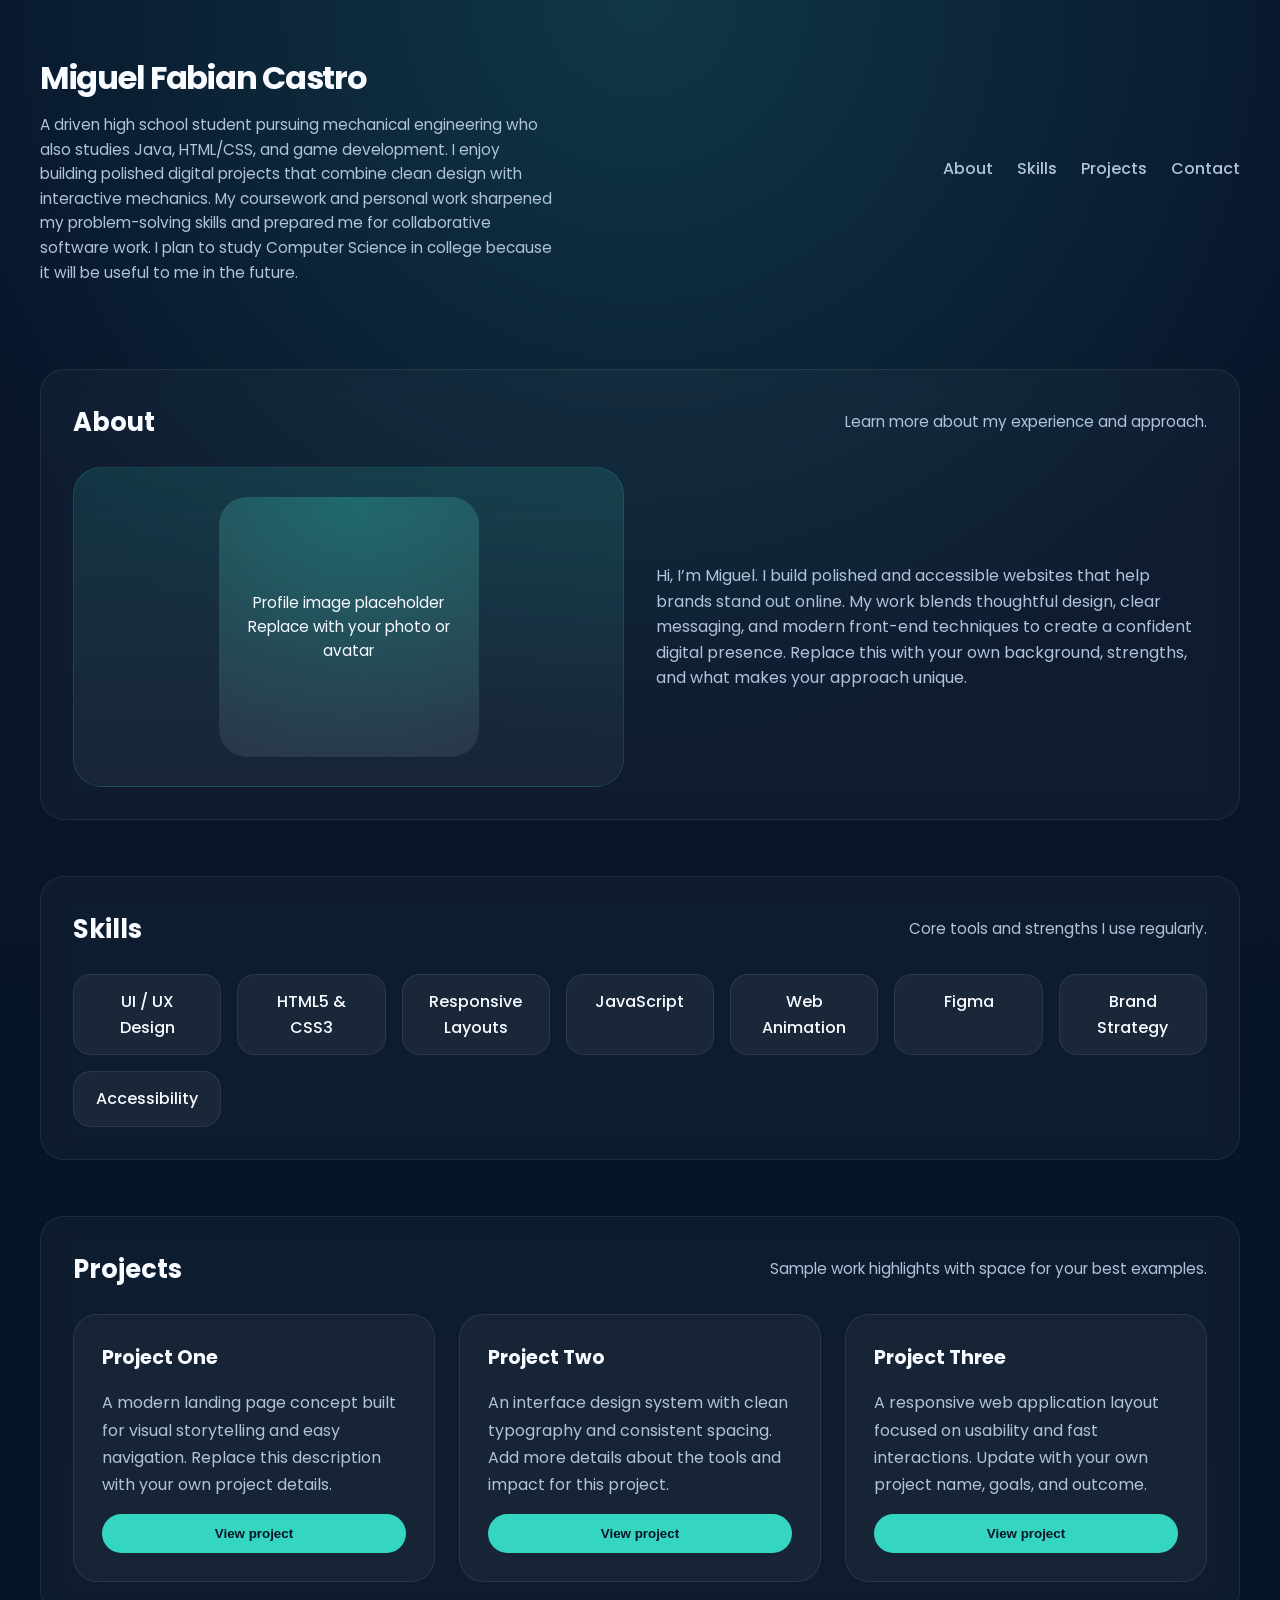
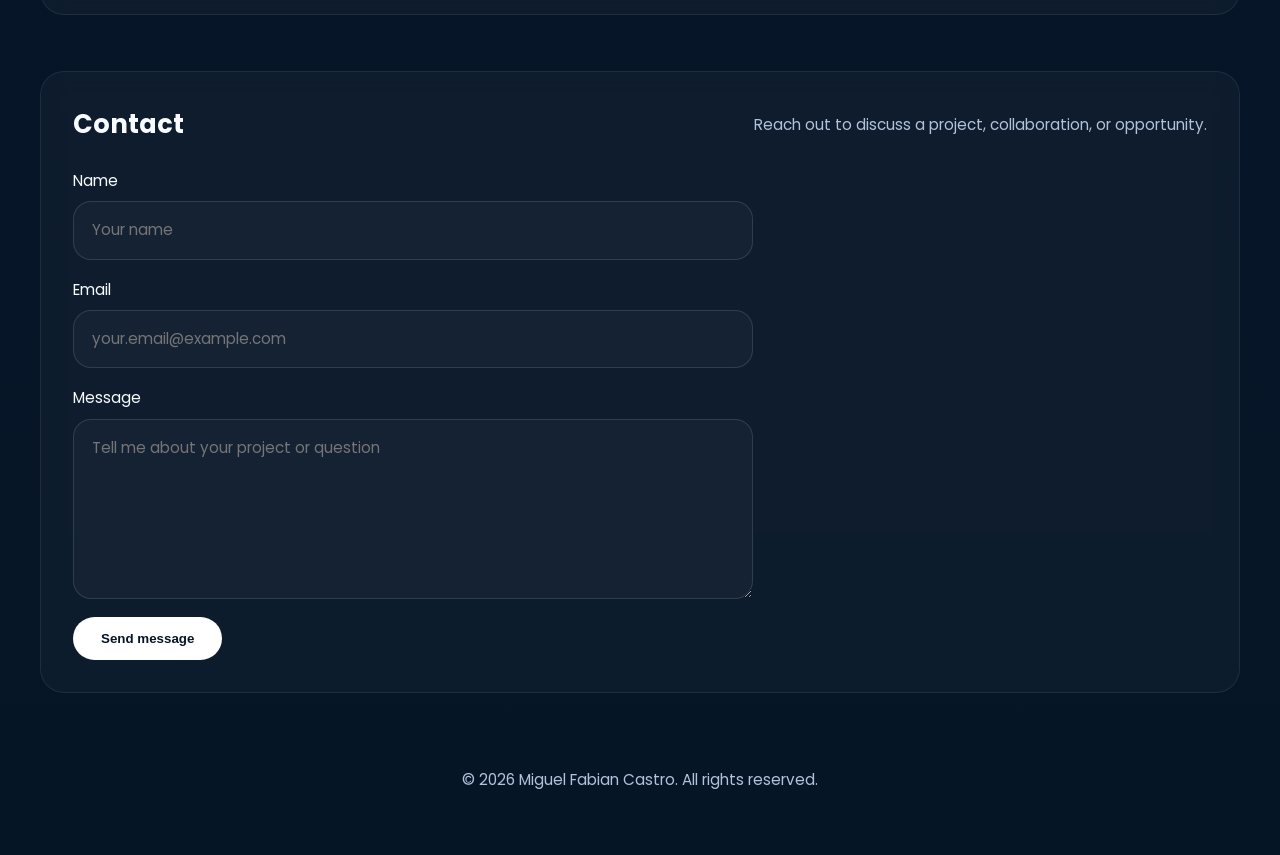
<file: index.html>
<!DOCTYPE html>
<html lang="en">
<head>
  <meta charset="UTF-8">
  <meta name="viewport" content="width=device-width, initial-scale=1.0">
  <title>Miguel Fabian Castro | Portfolio</title>
  <link rel="preconnect" href="https://fonts.googleapis.com">
  <link rel="preconnect" href="https://fonts.gstatic.com" crossorigin>
  <link href="https://fonts.googleapis.com/css2?family=Poppins:wght@300;400;500;600;700&display=swap" rel="stylesheet">
  <link rel="stylesheet" href="styles.css">
</head>
<body>
  <div class="page">
    <header>
      <div class="brand">
        <h1>Miguel Fabian Castro</h1>
        <p>A driven high school student pursuing mechanical engineering who also studies Java, HTML/CSS, and game development. I enjoy building polished digital projects that combine clean design with interactive mechanics. My coursework and personal work sharpened my problem-solving skills and prepared me for collaborative software work. I plan to study Computer Science in college because it will be useful to me in the future.</p>
      </div>

      <nav aria-label="Main navigation">
        <ul class="nav-list">
          <li><a href="about.html">About</a></li>
          <li><a href="skills.html">Skills</a></li>
          <li><a href="projects.html">Projects</a></li>
          <li><a href="contact.html">Contact</a></li>
        </ul>
      </nav>
    </header>

    <main>
      <section id="about">
        <div class="section-header">
          <h2>About</h2>
          <span>Learn more about my experience and approach.</span>
        </div>
        <div class="about-grid">
          <div class="profile-card">
            <div class="avatar">Profile image placeholder<br>Replace with your photo or avatar</div>
          </div>
          <div class="about-copy">
            <p>Hi, I’m Miguel. I build polished and accessible websites that help brands stand out online. My work blends thoughtful design, clear messaging, and modern front-end techniques to create a confident digital presence. Replace this with your own background, strengths, and what makes your approach unique.</p>
          </div>
        </div>
      </section>

      <section id="skills">
        <div class="section-header">
          <h2>Skills</h2>
          <span>Core tools and strengths I use regularly.</span>
        </div>
        <div class="skill-grid">
          <div class="skill-tag">UI / UX Design</div>
          <div class="skill-tag">HTML5 & CSS3</div>
          <div class="skill-tag">Responsive Layouts</div>
          <div class="skill-tag">JavaScript</div>
          <div class="skill-tag">Web Animation</div>
          <div class="skill-tag">Figma</div>
          <div class="skill-tag">Brand Strategy</div>
          <div class="skill-tag">Accessibility</div>
        </div>
      </section>

      <section id="projects">
        <div class="section-header">
          <h2>Projects</h2>
          <span>Sample work highlights with space for your best examples.</span>
        </div>
        <div class="project-grid">
          <article class="project-card">
            <h3>Project One</h3>
            <p>A modern landing page concept built for visual storytelling and easy navigation. Replace this description with your own project details.</p>
            <button class="btn">View project</button>
          </article>
          <article class="project-card">
            <h3>Project Two</h3>
            <p>An interface design system with clean typography and consistent spacing. Add more details about the tools and impact for this project.</p>
            <button class="btn">View project</button>
          </article>
          <article class="project-card">
            <h3>Project Three</h3>
            <p>A responsive web application layout focused on usability and fast interactions. Update with your own project name, goals, and outcome.</p>
            <button class="btn">View project</button>
          </article>
        </div>
      </section>

      <section id="contact">
        <div class="section-header">
          <h2>Contact</h2>
          <span>Reach out to discuss a project, collaboration, or opportunity.</span>
        </div>
        <form class="contact-form">
          <label>
            Name
            <input type="text" name="name" placeholder="Your name" />
          </label>
          <label>
            Email
            <input type="email" name="email" placeholder="your.email@example.com" />
          </label>
          <label>
            Message
            <textarea name="message" placeholder="Tell me about your project or question"></textarea>
          </label>
          <button type="submit">Send message</button>
        </form>
      </section>
    </main>

    <footer>
      <p>&copy; 2026 Miguel Fabian Castro. All rights reserved.</p>
    </footer>
  </div>
</body>
</html>
</file>
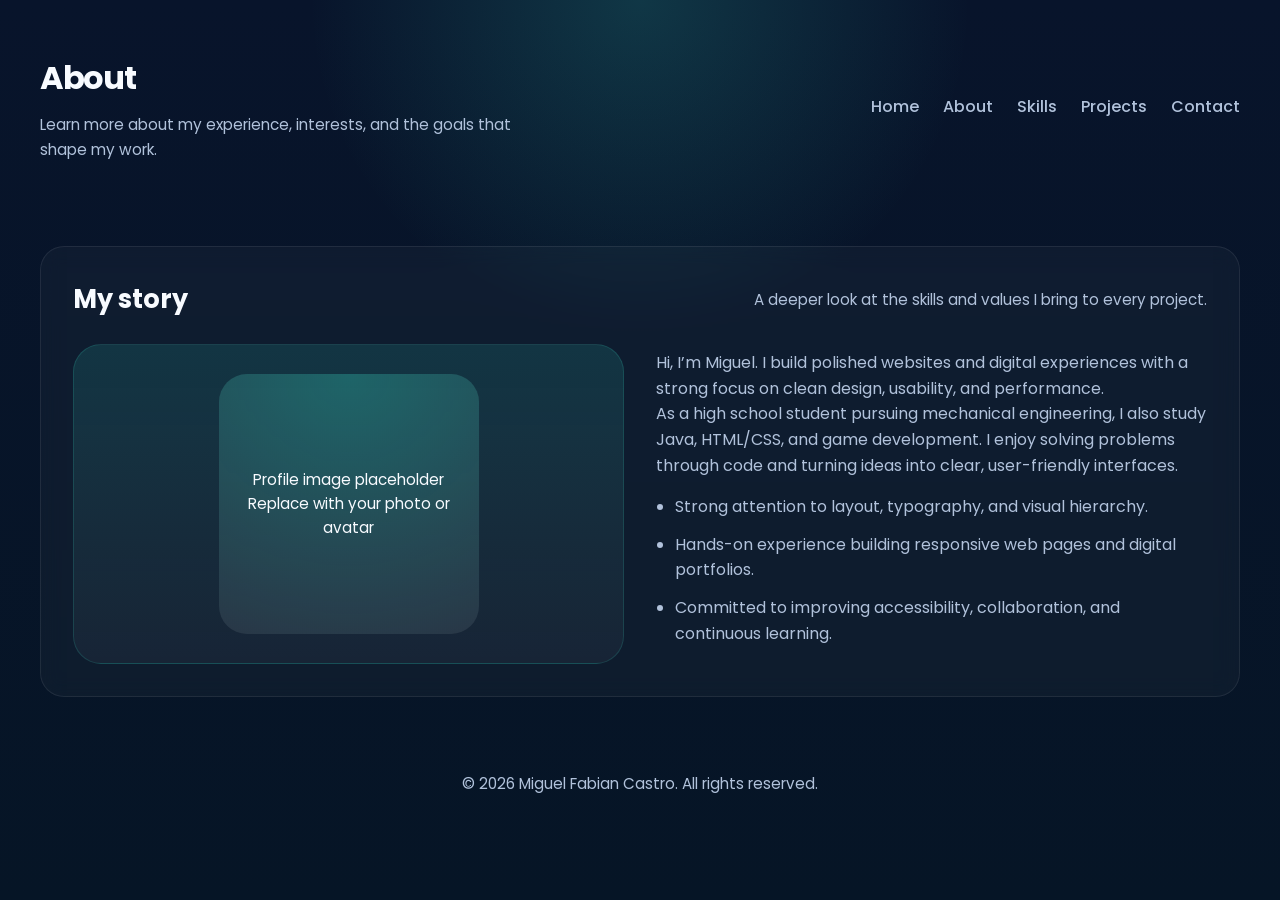
<file: about.html>
<!DOCTYPE html>
<html lang="en">
<head>
  <meta charset="UTF-8" />
  <meta name="viewport" content="width=device-width, initial-scale=1.0" />
  <title>About | Miguel Fabian Castro</title>
  <link rel="preconnect" href="https://fonts.googleapis.com" />
  <link rel="preconnect" href="https://fonts.gstatic.com" crossorigin />
  <link href="https://fonts.googleapis.com/css2?family=Poppins:wght@300;400;500;600;700&display=swap" rel="stylesheet" />
  <link rel="stylesheet" href="styles.css" />
</head>
<body>
  <div class="page">
    <header>
      <div class="brand">
        <h1>About</h1>
        <p>Learn more about my experience, interests, and the goals that shape my work.</p>
      </div>

      <nav aria-label="Main navigation">
        <ul class="nav-list">
          <li><a href="index.html">Home</a></li>
          <li><a href="about.html">About</a></li>
          <li><a href="skills.html">Skills</a></li>
          <li><a href="projects.html">Projects</a></li>
          <li><a href="contact.html">Contact</a></li>
        </ul>
      </nav>
    </header>

    <main>
      <section>
        <div class="section-header">
          <h2>My story</h2>
          <span>A deeper look at the skills and values I bring to every project.</span>
        </div>
        <div class="about-grid">
          <div class="profile-card">
            <div class="avatar">Profile image placeholder<br>Replace with your photo or avatar</div>
          </div>
          <div class="about-copy">
            <p>Hi, I’m Miguel. I build polished websites and digital experiences with a strong focus on clean design, usability, and performance.</p>
            <p>As a high school student pursuing mechanical engineering, I also study Java, HTML/CSS, and game development. I enjoy solving problems through code and turning ideas into clear, user-friendly interfaces.</p>
            <ul>
              <li>Strong attention to layout, typography, and visual hierarchy.</li>
              <li>Hands-on experience building responsive web pages and digital portfolios.</li>
              <li>Committed to improving accessibility, collaboration, and continuous learning.</li>
            </ul>
          </div>
        </div>
      </section>
    </main>

    <footer>
      <p>&copy; 2026 Miguel Fabian Castro. All rights reserved.</p>
    </footer>
  </div>
</body>
</html>
</file>
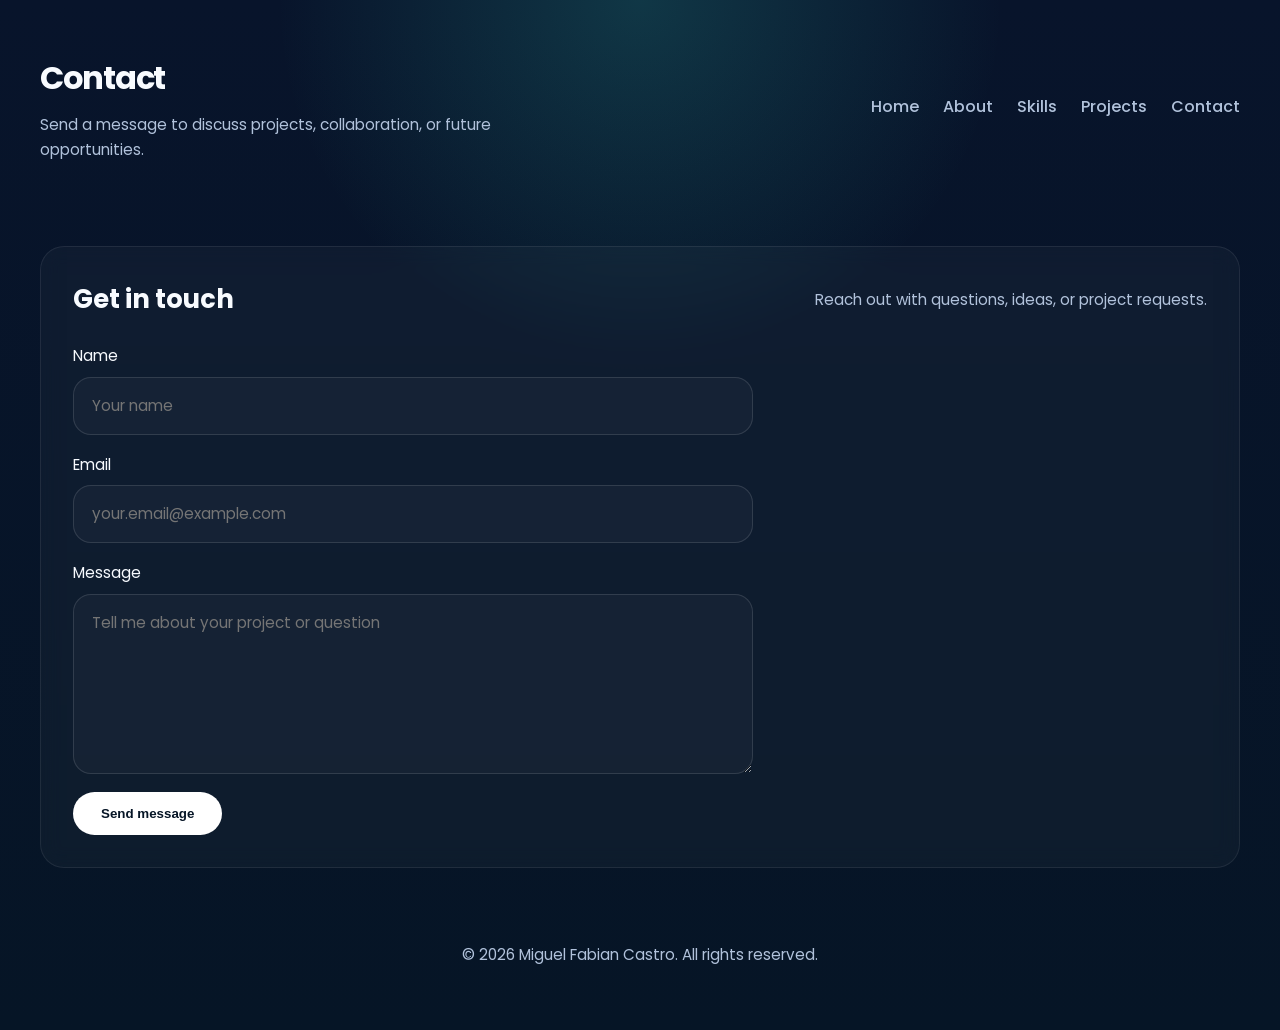
<file: contact.html>
<!DOCTYPE html>
<html lang="en">
<head>
  <meta charset="UTF-8" />
  <meta name="viewport" content="width=device-width, initial-scale=1.0" />
  <title>Contact | Miguel Fabian Castro</title>
  <link rel="preconnect" href="https://fonts.googleapis.com" />
  <link rel="preconnect" href="https://fonts.gstatic.com" crossorigin />
  <link href="https://fonts.googleapis.com/css2?family=Poppins:wght@300;400;500;600;700&display=swap" rel="stylesheet" />
  <link rel="stylesheet" href="styles.css" />
</head>
<body>
  <div class="page">
    <header>
      <div class="brand">
        <h1>Contact</h1>
        <p>Send a message to discuss projects, collaboration, or future opportunities.</p>
      </div>

      <nav aria-label="Main navigation">
        <ul class="nav-list">
          <li><a href="index.html">Home</a></li>
          <li><a href="about.html">About</a></li>
          <li><a href="skills.html">Skills</a></li>
          <li><a href="projects.html">Projects</a></li>
          <li><a href="contact.html">Contact</a></li>
        </ul>
      </nav>
    </header>

    <main>
      <section>
        <div class="section-header">
          <h2>Get in touch</h2>
          <span>Reach out with questions, ideas, or project requests.</span>
        </div>
        <form class="contact-form" action="#" method="post">
          <label>
            Name
            <input type="text" name="name" placeholder="Your name" />
          </label>
          <label>
            Email
            <input type="email" name="email" placeholder="your.email@example.com" />
          </label>
          <label>
            Message
            <textarea name="message" placeholder="Tell me about your project or question"></textarea>
          </label>
          <button type="submit">Send message</button>
        </form>
      </section>
    </main>

    <footer>
      <p>&copy; 2026 Miguel Fabian Castro. All rights reserved.</p>
    </footer>
  </div>
</body>
</html>
</file>
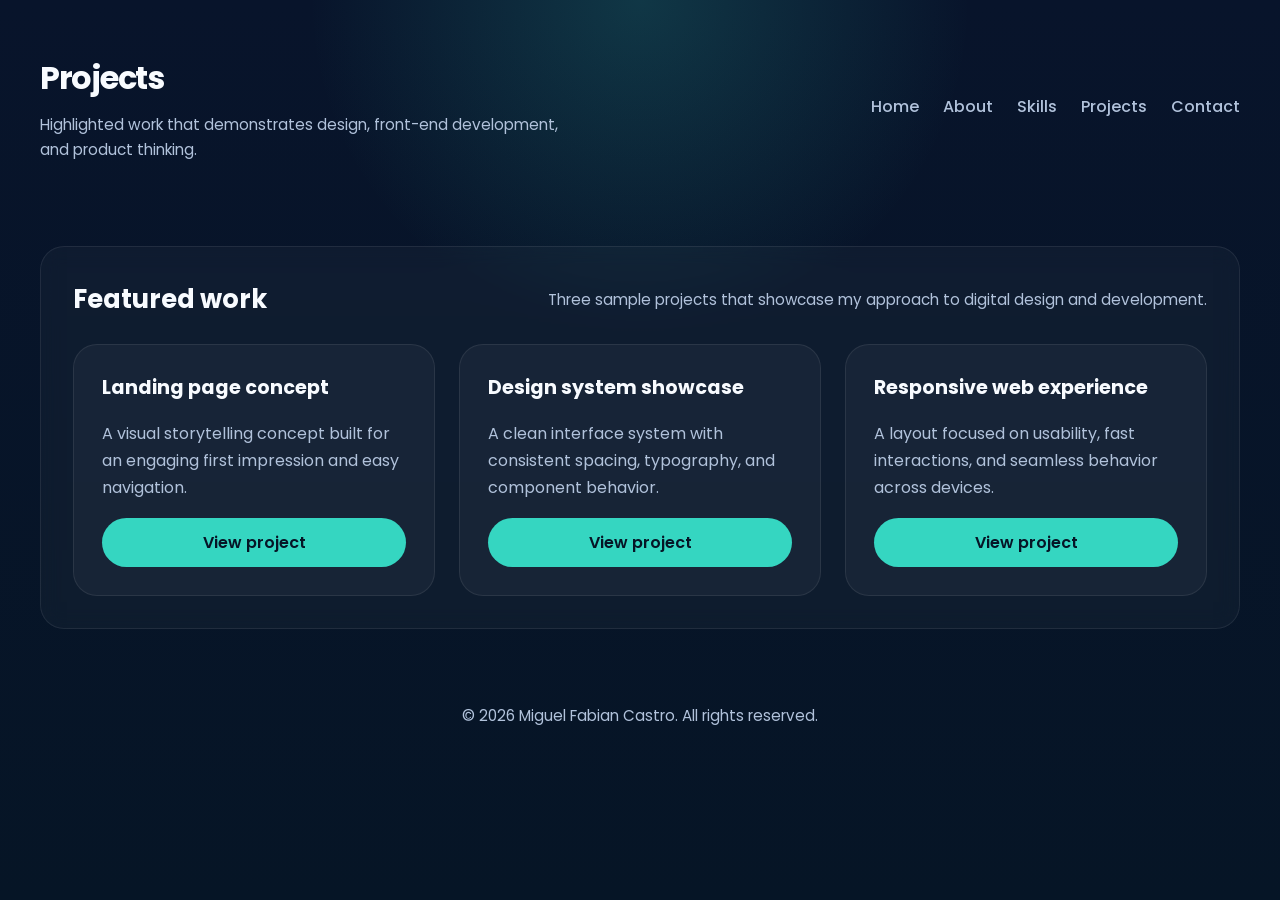
<file: projects.html>
<!DOCTYPE html>
<html lang="en">
<head>
  <meta charset="UTF-8" />
  <meta name="viewport" content="width=device-width, initial-scale=1.0" />
  <title>Projects | Miguel Fabian Castro</title>
  <link rel="preconnect" href="https://fonts.googleapis.com" />
  <link rel="preconnect" href="https://fonts.gstatic.com" crossorigin />
  <link href="https://fonts.googleapis.com/css2?family=Poppins:wght@300;400;500;600;700&display=swap" rel="stylesheet" />
  <link rel="stylesheet" href="styles.css" />
</head>
<body>
  <div class="page">
    <header>
      <div class="brand">
        <h1>Projects</h1>
        <p>Highlighted work that demonstrates design, front-end development, and product thinking.</p>
      </div>

      <nav aria-label="Main navigation">
        <ul class="nav-list">
          <li><a href="index.html">Home</a></li>
          <li><a href="about.html">About</a></li>
          <li><a href="skills.html">Skills</a></li>
          <li><a href="projects.html">Projects</a></li>
          <li><a href="contact.html">Contact</a></li>
        </ul>
      </nav>
    </header>

    <main>
      <section>
        <div class="section-header">
          <h2>Featured work</h2>
          <span>Three sample projects that showcase my approach to digital design and development.</span>
        </div>
        <div class="project-grid">
          <article class="project-card">
            <h3>Landing page concept</h3>
            <p>A visual storytelling concept built for an engaging first impression and easy navigation.</p>
            <a class="btn" href="#">View project</a>
          </article>
          <article class="project-card">
            <h3>Design system showcase</h3>
            <p>A clean interface system with consistent spacing, typography, and component behavior.</p>
            <a class="btn" href="#">View project</a>
          </article>
          <article class="project-card">
            <h3>Responsive web experience</h3>
            <p>A layout focused on usability, fast interactions, and seamless behavior across devices.</p>
            <a class="btn" href="#">View project</a>
          </article>
        </div>
      </section>
    </main>

    <footer>
      <p>&copy; 2026 Miguel Fabian Castro. All rights reserved.</p>
    </footer>
  </div>
</body>
</html>
</file>
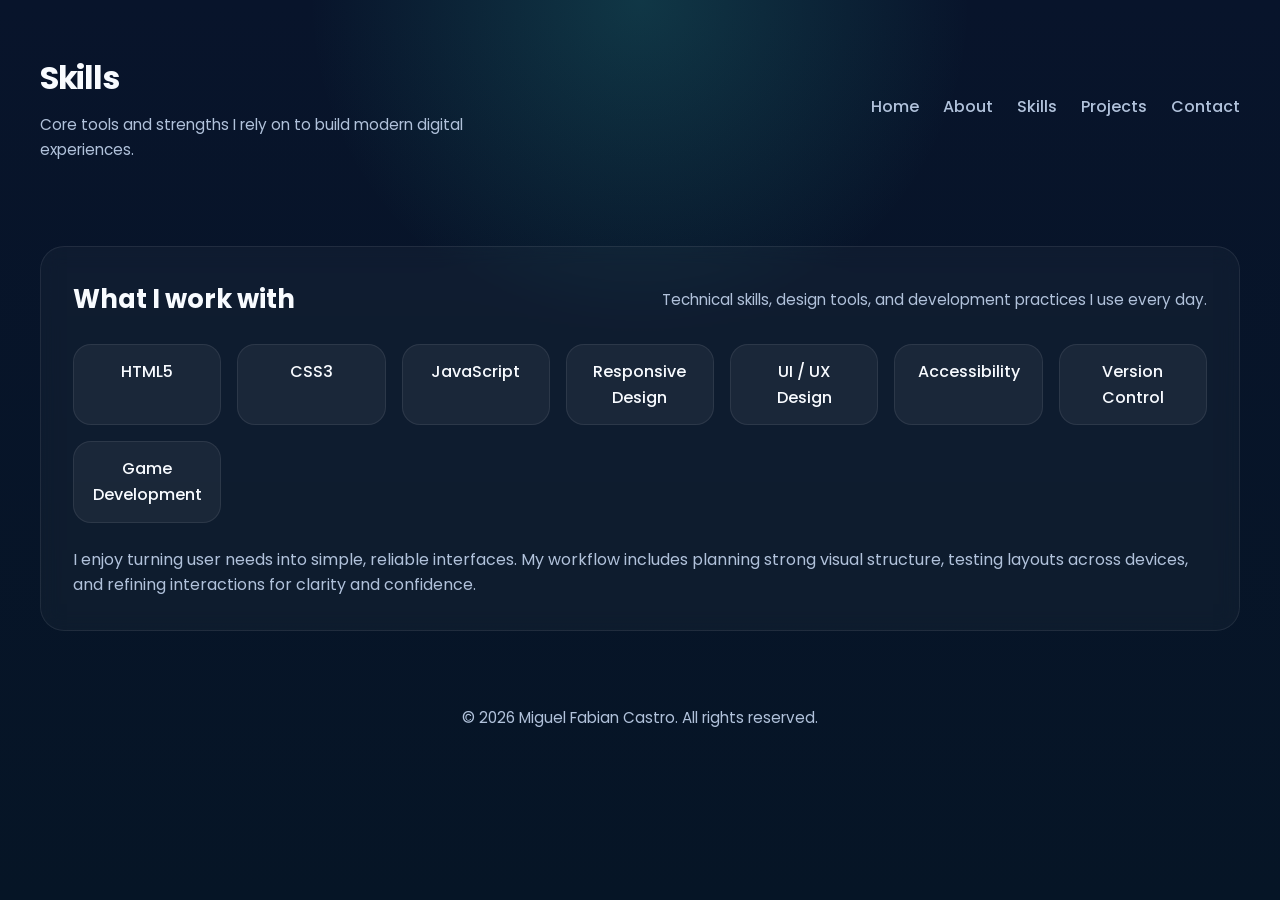
<file: skills.html>
<!DOCTYPE html>
<html lang="en">
<head>
  <meta charset="UTF-8" />
  <meta name="viewport" content="width=device-width, initial-scale=1.0" />
  <title>Skills | Miguel Fabian Castro</title>
  <link rel="preconnect" href="https://fonts.googleapis.com" />
  <link rel="preconnect" href="https://fonts.gstatic.com" crossorigin />
  <link href="https://fonts.googleapis.com/css2?family=Poppins:wght@300;400;500;600;700&display=swap" rel="stylesheet" />
  <link rel="stylesheet" href="styles.css" />
</head>
<body>
  <div class="page">
    <header>
      <div class="brand">
        <h1>Skills</h1>
        <p>Core tools and strengths I rely on to build modern digital experiences.</p>
      </div>

      <nav aria-label="Main navigation">
        <ul class="nav-list">
          <li><a href="index.html">Home</a></li>
          <li><a href="about.html">About</a></li>
          <li><a href="skills.html">Skills</a></li>
          <li><a href="projects.html">Projects</a></li>
          <li><a href="contact.html">Contact</a></li>
        </ul>
      </nav>
    </header>

    <main>
      <section>
        <div class="section-header">
          <h2>What I work with</h2>
          <span>Technical skills, design tools, and development practices I use every day.</span>
        </div>
        <div class="skill-grid">
          <div class="skill-tag">HTML5</div>
          <div class="skill-tag">CSS3</div>
          <div class="skill-tag">JavaScript</div>
          <div class="skill-tag">Responsive Design</div>
          <div class="skill-tag">UI / UX Design</div>
          <div class="skill-tag">Accessibility</div>
          <div class="skill-tag">Version Control</div>
          <div class="skill-tag">Game Development</div>
        </div>
        <div class="skills-copy" style="margin-top: 24px;">
          <p>I enjoy turning user needs into simple, reliable interfaces. My workflow includes planning strong visual structure, testing layouts across devices, and refining interactions for clarity and confidence.</p>
        </div>
      </section>
    </main>

    <footer>
      <p>&copy; 2026 Miguel Fabian Castro. All rights reserved.</p>
    </footer>
  </div>
</body>
</html>
</file>
<file: styles.css>
:root {
  --bg: #061526;
  --surface: #0f2345;
  --surface-alt: #142f5b;
  --text: #f8fbff;
  --muted: #b1c2db;
  --accent: #35d6c1;
  --border: rgba(255,255,255,0.08);
  --radius: 24px;
}

* {
  box-sizing: border-box;
}

body {
  margin: 0;
  min-height: 100vh;
  font-family: 'Poppins', sans-serif;
  color: var(--text);
  background: radial-gradient(circle at top, rgba(53,214,193,0.18), transparent 30%),
              linear-gradient(180deg, #08142b 0%, #061526 100%);
  line-height: 1.6;
}

a {
  color: inherit;
  text-decoration: none;
}

.page {
  width: min(1200px, calc(100% - 32px));
  margin: 0 auto;
  padding: 24px 0 48px;
}

header {
  display: flex;
  flex-wrap: wrap;
  justify-content: space-between;
  align-items: center;
  gap: 24px;
  padding: 28px 0;
}

.brand {
  display: flex;
  flex-direction: column;
  gap: 10px;
}

.brand h1 {
  margin: 0;
  font-size: clamp(1.8rem, 2.5vw, 2.8rem);
  letter-spacing: -0.04em;
}

.brand p {
  margin: 0;
  color: var(--muted);
  max-width: 520px;
  font-size: 0.96rem;
}

nav {
  display: flex;
  align-items: center;
  justify-content: flex-end;
}

.nav-list {
  display: flex;
  flex-wrap: wrap;
  gap: 24px;
  list-style: none;
  padding: 0;
  margin: 0;
}

.nav-list a {
  color: var(--muted);
  font-weight: 500;
  transition: color 0.2s ease;
}

.nav-list a:hover,
.nav-list a:focus-visible {
  color: var(--accent);
}

section {
  margin-top: 56px;
  padding: 32px;
  background: rgba(255, 255, 255, 0.03);
  border: 1px solid var(--border);
  border-radius: var(--radius);
  backdrop-filter: blur(10px);
}

.section-header {
  display: flex;
  align-items: center;
  justify-content: space-between;
  gap: 16px;
  margin-bottom: 24px;
}

.section-header h2 {
  margin: 0;
  font-size: clamp(1.6rem, 2vw, 2rem);
}

.section-header span {
  color: var(--muted);
  font-size: 0.95rem;
}

.about-grid {
  display: grid;
  grid-template-columns: 1fr 1fr;
  gap: 32px;
  align-items: center;
}

.profile-card {
  border-radius: 28px;
  background: linear-gradient(180deg, rgba(53,214,193,0.14), rgba(255,255,255,0.04));
  border: 1px solid rgba(53,214,193,0.16);
  padding: 28px;
  display: grid;
  place-items: center;
  min-height: 320px;
}

.profile-card .avatar {
  width: 100%;
  max-width: 260px;
  aspect-ratio: 1/1;
  border-radius: 28px;
  background: radial-gradient(circle at top, rgba(53,214,193,0.3), rgba(255,255,255,0.08));
  display: grid;
  place-items: center;
  font-size: 0.95rem;
  color: var(--text);
  text-align: center;
  padding: 24px;
}

.about-copy p,
.about-copy ul,
.about-copy li,
.skills-copy p,
.projects-copy p {
  margin: 0;
  color: var(--muted);
  font-size: 1rem;
}

.about-copy ul {
  padding-left: 1.2rem;
  margin-top: 1rem;
}

.about-copy li {
  margin-bottom: 0.75rem;
}

.skill-grid {
  display: grid;
  grid-template-columns: repeat(auto-fit, minmax(140px, 1fr));
  gap: 16px;
}

.skill-tag {
  padding: 14px 18px;
  border-radius: 18px;
  background: rgba(255,255,255,0.05);
  border: 1px solid var(--border);
  color: var(--text);
  text-align: center;
  font-weight: 500;
}

.project-grid {
  display: grid;
  grid-template-columns: repeat(auto-fit, minmax(240px, 1fr));
  gap: 24px;
}

.project-card {
  display: flex;
  flex-direction: column;
  gap: 16px;
  border-radius: 24px;
  padding: 28px;
  background: rgba(255,255,255,0.04);
  border: 1px solid var(--border);
}

.project-card h3 {
  margin: 0;
  font-size: 1.2rem;
}

.project-card p {
  margin: 0;
  color: var(--muted);
  line-height: 1.7;
}

.btn,
a.btn {
  display: inline-flex;
  align-items: center;
  justify-content: center;
  padding: 12px 22px;
  border-radius: 999px;
  border: none;
  background: var(--accent);
  color: #061526;
  font-weight: 600;
  cursor: pointer;
  transition: transform 0.2s ease, box-shadow 0.2s ease;
  text-decoration: none;
}

.btn:hover,
a.btn:hover {
  transform: translateY(-1px);
  box-shadow: 0 14px 32px rgba(53,214,193,0.15);
}

.contact-form {
  display: grid;
  gap: 18px;
  max-width: 680px;
}

.contact-form label {
  display: grid;
  gap: 8px;
  font-size: 0.95rem;
  color: var(--text);
}

.contact-form input,
.contact-form textarea {
  width: 100%;
  border: 1px solid rgba(255,255,255,0.12);
  border-radius: 18px;
  padding: 16px 18px;
  background: rgba(255,255,255,0.03);
  color: var(--text);
  font: inherit;
  resize: vertical;
}

.contact-form textarea {
  min-height: 180px;
}

.contact-form button {
  width: fit-content;
  padding: 14px 28px;
  border-radius: 999px;
  border: none;
  background: #ffffff;
  color: #061526;
  font-weight: 600;
  cursor: pointer;
  transition: background 0.2s ease, transform 0.2s ease;
}

.contact-form button:hover {
  background: #d7f8f1;
  transform: translateY(-1px);
}

footer {
  margin-top: 40px;
  padding-top: 20px;
  text-align: center;
  color: var(--muted);
  font-size: 0.95rem;
}

@media (max-width: 860px) {
  .about-grid {
    grid-template-columns: 1fr;
  }

  header {
    justify-content: center;
    text-align: center;
  }

  nav {
    justify-content: center;
  }
}

@media (max-width: 620px) {
  .page {
    width: calc(100% - 24px);
  }

  .section-header {
    flex-direction: column;
    align-items: flex-start;
  }

  section {
    padding: 24px;
  }

  .profile-card,
  .project-card {
    padding: 24px;
  }
}
</file>
